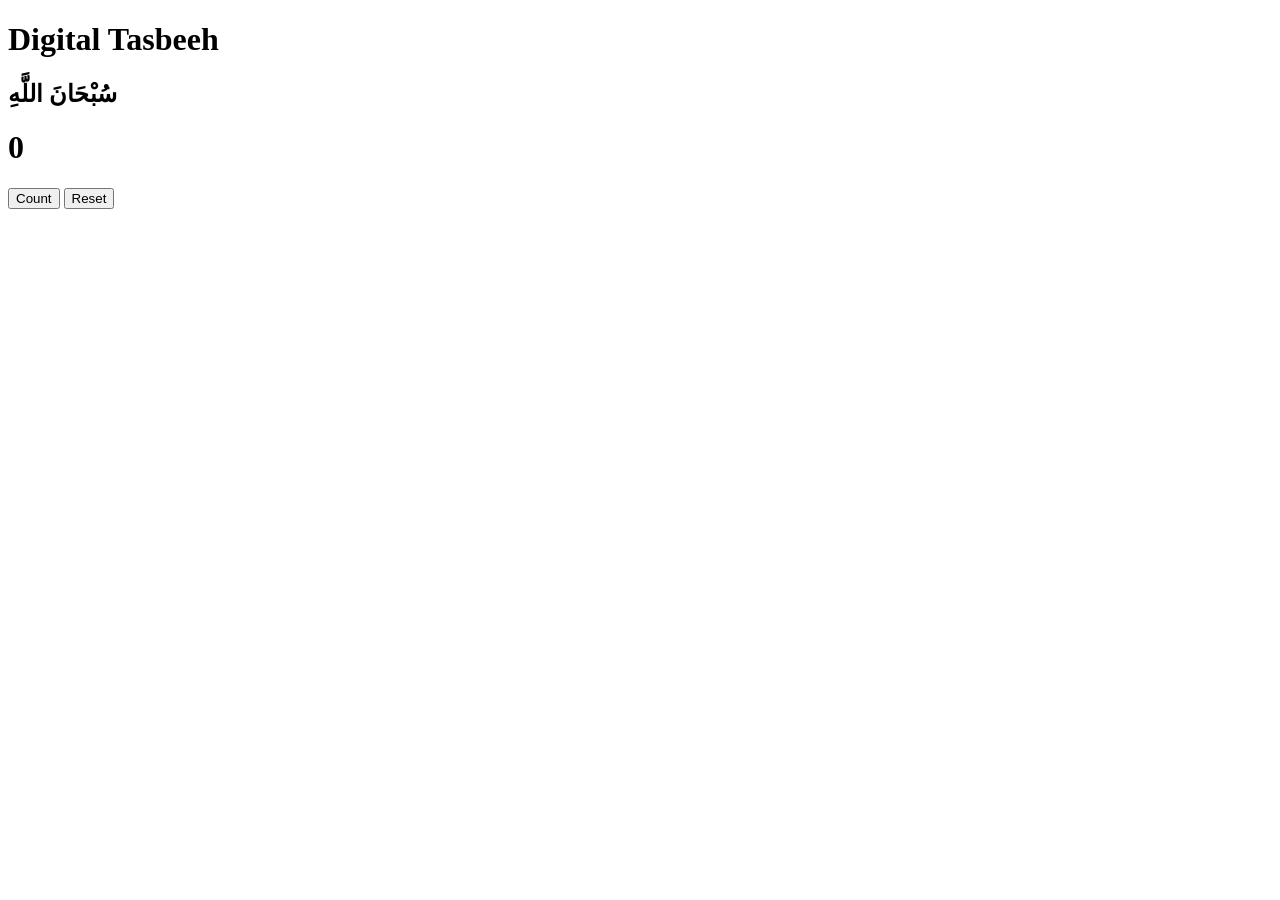
<file: index.html>
<!DOCTYPE html>
<html lang="en">
<head>
    
<head>
    <meta charset="UTF-8">
    <meta name="viewport" content="width=device-width, initial-scale=1.0">
    <title>Digital Tasbeeh Counter</title>
</head>

<body>

    
<body>

    <h1>Digital Tasbeeh</h1>

    <h2>سُبْحَانَ اللَّهِ</h2>

    <h1 id="counter">0</h1>

    <button onclick="increaseCount()">Count</button>

    <button onclick="resetCount()">Reset</button>
    <script src="index.js"></script>
</body>
</html>


</body>
</html>
</file>
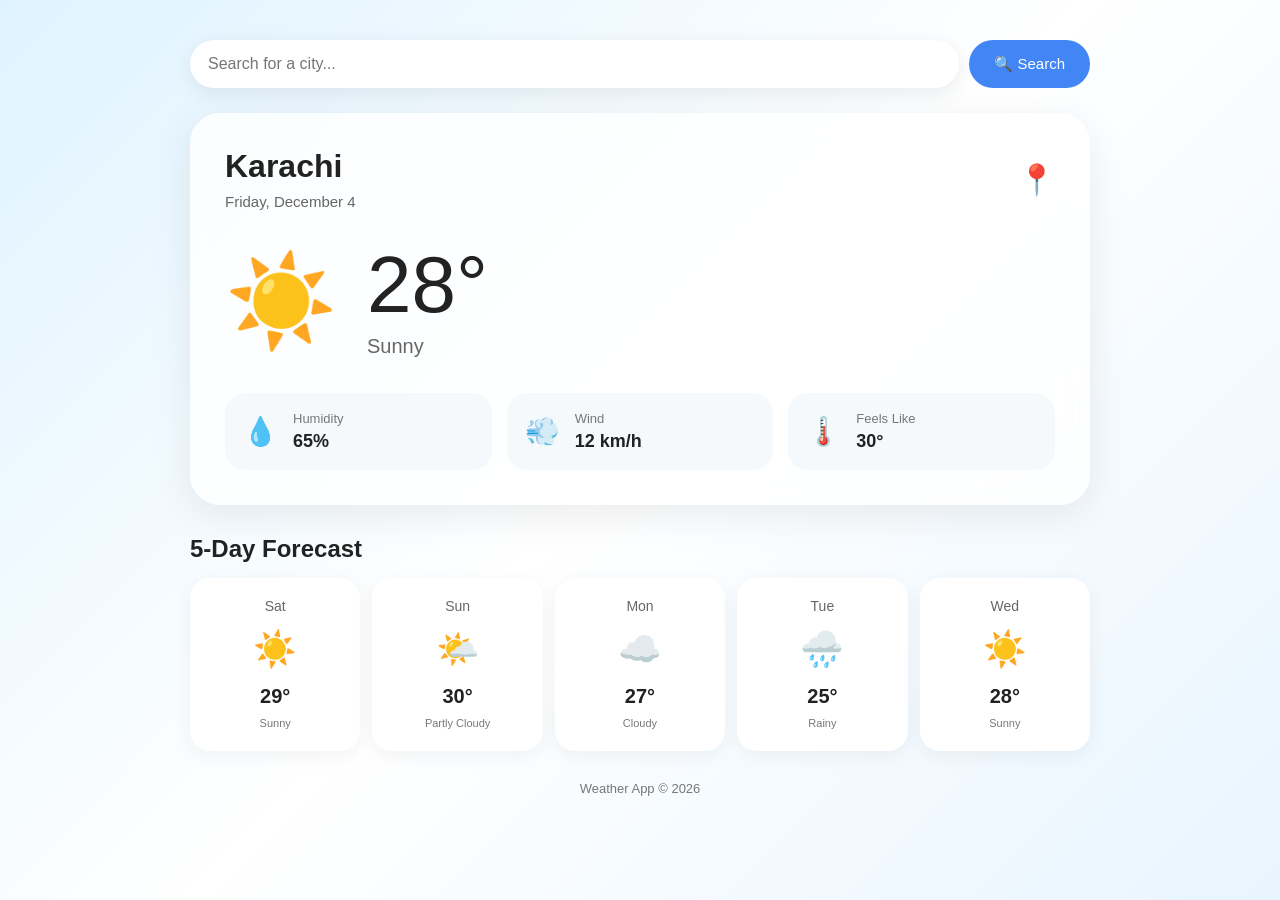
<file: 444/index.html>
<!DOCTYPE html>
<html lang="en">

<head>
    <meta charset="UTF-8">
    <meta name="viewport" content="width=device-width, initial-scale=1.0">

    <title>Weather App</title>

    <link rel="stylesheet" href="style.css">
</head>

<body>

    <div class="container">

        <!-- Search -->
        <div class="search-box">

            <input
                type="text"
                id="cityInput"
                placeholder="Search for a city..."
            >

            <button id="searchBtn">
                🔍 Search
            </button>

        </div>


        <!-- Main Weather Card -->
        <div class="weather-card">

            <div class="top-section">

                <div>
                    <h1 id="cityName">Karachi</h1>

                    <p id="date">
                        Friday, 20 November
                    </p>
                </div>

                <div class="location">
                    📍
                </div>

            </div>


            <!-- Temperature -->
            <div class="main-weather">

                <div class="weather-icon" id="weatherIcon">
                    ☀️
                </div>

                <div class="temperature">

                    <h2 id="temperature">
                        28°
                    </h2>

                    <p id="condition">
                        Sunny
                    </p>

                </div>

            </div>


            <!-- Weather Details -->
            <div class="details">

                <div class="detail-box">

                    <span>💧</span>

                    <div>
                        <p>Humidity</p>

                        <h3 id="humidity">
                            65%
                        </h3>
                    </div>

                </div>


                <div class="detail-box">

                    <span>💨</span>

                    <div>
                        <p>Wind</p>

                        <h3 id="wind">
                            12 km/h
                        </h3>
                    </div>

                </div>


                <div class="detail-box">

                    <span>🌡️</span>

                    <div>
                        <p>Feels Like</p>

                        <h3 id="feelsLike">
                            30°
                        </h3>
                    </div>

                </div>

            </div>

        </div>


        <!-- Forecast -->
        <div class="forecast-section">

            <h2>
                5-Day Forecast
            </h2>


            <div class="forecast-container">

                <div class="forecast-card">

                    <p>Sat</p>

                    <span>☀️</span>

                    <h3>29°</h3>

                    <small>Sunny</small>

                </div>


                <div class="forecast-card">

                    <p>Sun</p>

                    <span>🌤️</span>

                    <h3>30°</h3>

                    <small>Partly Cloudy</small>

                </div>


                <div class="forecast-card">

                    <p>Mon</p>

                    <span>☁️</span>

                    <h3>27°</h3>

                    <small>Cloudy</small>

                </div>


                <div class="forecast-card">

                    <p>Tue</p>

                    <span>🌧️</span>

                    <h3>25°</h3>

                    <small>Rainy</small>

                </div>


                <div class="forecast-card">

                    <p>Wed</p>

                    <span>☀️</span>

                    <h3>28°</h3>

                    <small>Sunny</small>

                </div>

            </div>

        </div>


        <!-- Footer -->
        <footer>
            <p>Weather App © 2026</p>
        </footer>

    </div>


    <script src="script.js"></script>

</body>

</html>
</file>
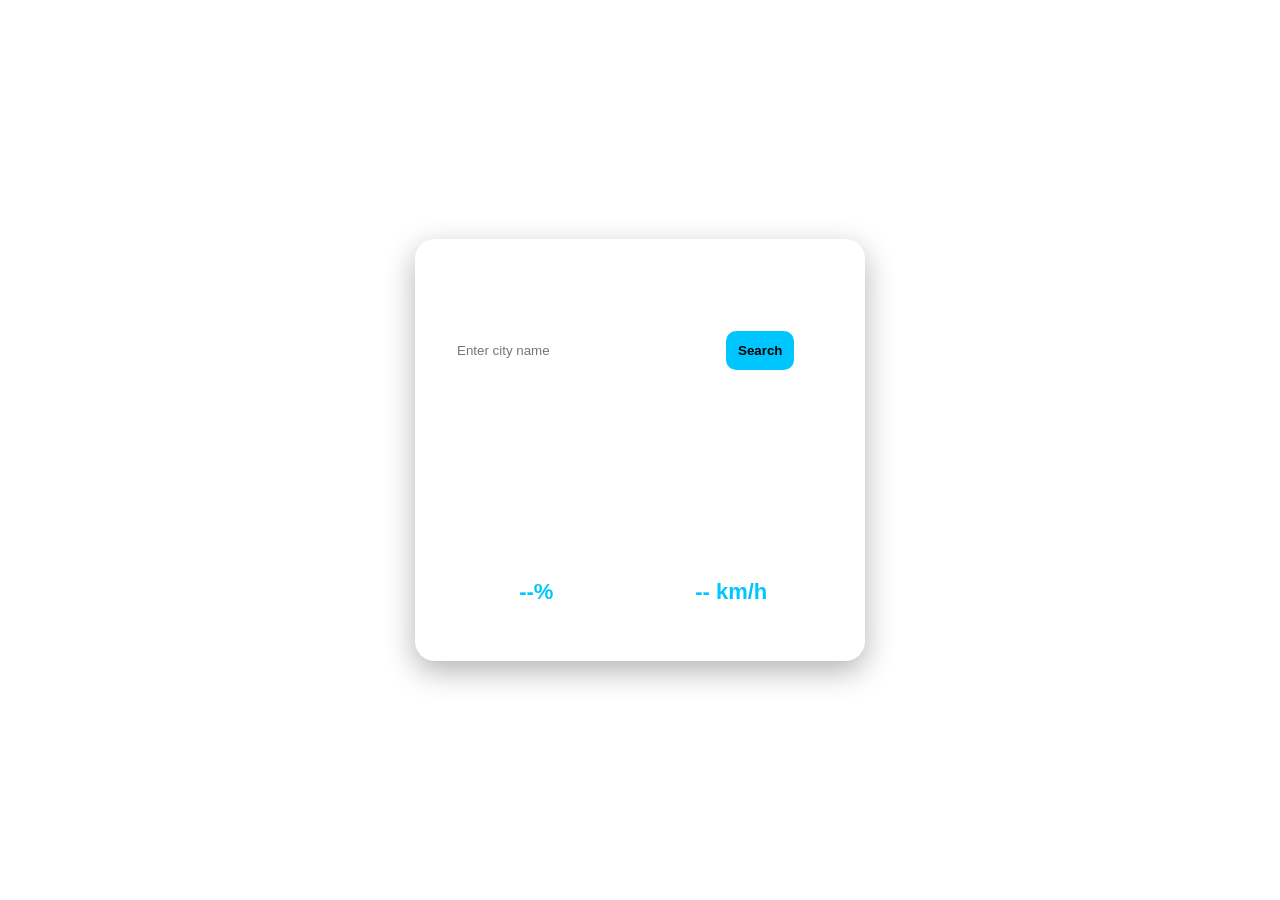
<file: weather/index.html>
<!DOCTYPE html>
<html lang="en">
<head>
    <meta charset="UTF-8">
    <meta name="viewport" content="width=device-width, initial-scale=1.0">
    <title>Weather App</title>
    <link rel="stylesheet" href="style.css">
</head>
<body>

    <div class="container">
        <h1>🌤 Weather App</h1>

        <div class="search">
            <input type="text" id="cityInput" placeholder="Enter city name">
            <button onclick="getWeather()">Search</button>
        </div>

        <div class="weather">
            <h2 id="city">Karachi</h2>
            <h1 id="temperature">--°C</h1>
            <p id="condition">Search a city to see weather</p>
        </div>

        <div class="details">
            <div>
                <h3 id="humidity">--%</h3>
                <p>Humidity</p>
            </div>
            <div>
                <h3 id="wind">-- km/h</h3>
                <p>Wind Speed</p>
            </div>
        </div>
    </div>

    <script src="index.js"></script>
</body>
</html>
</file>
<file: 444/style.css>
* {
    margin: 0;
    padding: 0;
    box-sizing: border-box;
}


body {
    font-family: Arial, sans-serif;

    min-height: 100vh;

    background:
        linear-gradient(
            135deg,
            #dff3ff,
            #ffffff,
            #e8f5ff
        );

    color: #222;

    padding: 40px 20px;
}


/* Main Container */

.container {
    max-width: 900px;

    margin: auto;
}


/* Search Box */

.search-box {
    display: flex;

    gap: 10px;

    margin-bottom: 25px;
}


.search-box input {
    flex: 1;

    padding: 15px 18px;

    border: none;

    outline: none;

    border-radius: 30px;

    font-size: 16px;

    background: white;

    box-shadow:
        0 5px 20px rgba(0, 0, 0, 0.08);
}


.search-box button {
    border: none;

    padding: 0 25px;

    border-radius: 30px;

    background: #4285f4;

    color: white;

    font-size: 15px;

    cursor: pointer;

    transition: 0.3s;
}


.search-box button:hover {
    background: #2468d7;

    transform: translateY(-2px);
}


/* Weather Card */

.weather-card {
    background: rgba(255, 255, 255, 0.8);

    backdrop-filter: blur(10px);

    border-radius: 30px;

    padding: 35px;

    box-shadow:
        0 10px 40px rgba(0, 0, 0, 0.08);
}


/* Top Section */

.top-section {
    display: flex;

    justify-content: space-between;

    align-items: center;
}


.top-section h1 {
    font-size: 32px;

    margin-bottom: 8px;
}


.top-section p {
    color: #666;

    font-size: 15px;
}


.location {
    font-size: 30px;
}


/* Main Weather */

.main-weather {
    display: flex;

    align-items: center;

    gap: 30px;

    margin: 35px 0;
}


.weather-icon {
    font-size: 90px;
}


.temperature h2 {
    font-size: 80px;

    font-weight: 400;

    line-height: 1;
}


.temperature p {
    font-size: 20px;

    color: #666;

    margin-top: 10px;
}


/* Details */

.details {
    display: grid;

    grid-template-columns:
        repeat(3, 1fr);

    gap: 15px;
}


.detail-box {
    display: flex;

    align-items: center;

    gap: 15px;

    background: #f5f9fc;

    padding: 18px;

    border-radius: 20px;
}


.detail-box span {
    font-size: 28px;
}


.detail-box p {
    color: #777;

    font-size: 13px;

    margin-bottom: 5px;
}


.detail-box h3 {
    font-size: 18px;
}


/* Forecast */

.forecast-section {
    margin-top: 30px;
}


.forecast-section h2 {
    margin-bottom: 15px;
}


/* Forecast Container */

.forecast-container {
    display: grid;

    grid-template-columns:
        repeat(5, 1fr);

    gap: 12px;
}


.forecast-card {
    background: white;

    border-radius: 20px;

    padding: 20px 10px;

    text-align: center;

    box-shadow:
        0 5px 20px rgba(0, 0, 0, 0.05);

    transition: 0.3s;
}


.forecast-card:hover {
    transform: translateY(-5px);

    box-shadow:
        0 10px 25px rgba(0, 0, 0, 0.1);
}


.forecast-card p {
    color: #666;

    font-size: 14px;
}


.forecast-card span {
    display: block;

    font-size: 35px;

    margin: 15px 0;
}


.forecast-card h3 {
    font-size: 20px;

    margin-bottom: 5px;
}


.forecast-card small {
    color: #777;

    font-size: 11px;
}


/* Footer */

footer {
    text-align: center;

    color: #777;

    margin-top: 30px;

    font-size: 13px;
}


/* Mobile */

@media (max-width: 600px) {

    body {
        padding: 20px 12px;
    }


    .search-box {
        flex-direction: column;
    }


    .search-box button {
        padding: 14px;

        width: 100%;
    }


    .weather-card {
        padding: 25px 20px;
    }


    .top-section h1 {
        font-size: 26px;
    }


    .main-weather {
        gap: 15px;
    }


    .weather-icon {
        font-size: 60px;
    }


    .temperature h2 {
        font-size: 60px;
    }


    .details {
        grid-template-columns: 1fr;
    }


    .forecast-container {
        grid-template-columns:
            repeat(2, 1fr);
    }

}
</file>
<file: weather/style.css>
* {
    margin: 0;
    padding: 0;
    box-sizing: border-box;
}

body {
    font-family: Arial, sans-serify;
    background-color: linear-gradient(135deg, #141e30, #243b55);
    min-height: 100vh;
    display: flex;
    justify-content: center;
    align-items: center;
    color: white;
}
.container {
    width: 90%;
    max-width: 450px;
    padding: 30px;
    background: rgba(255,255,255,0.12);
    border-radius: 20px;
    text-align: center;
    box-shadow: 0 10px 30px rgba(0,0,0,0.3);
}

h1 {
    margin-bottom: 25px;
}

.search {
    display: flex;
    gap: 8px;
    margin-bottom: 30px;
}

input{
    width: 70%;
    padding: 12px;
    border: none;
    border-radius: 10px;
    outline: none;
}

button {
    padding: 12px;
    border: none;
    border-radius: 10px;
    background: #00c6ff;
    cursor: pointer;
    font-weight: bold;
}

.weather h1 {
    font-size: 55px;
    margin: 15px;
}

.weather h2 {
    font-size: 28px;
}

.details {
    display: flex;
    justify-content: space-around;
    margin-top: 35px;
}

.details h3 {
    font-size: 22px;
    color: #00c6ff;
}

.details p {
    margin-top: 8px;
}
</file>
